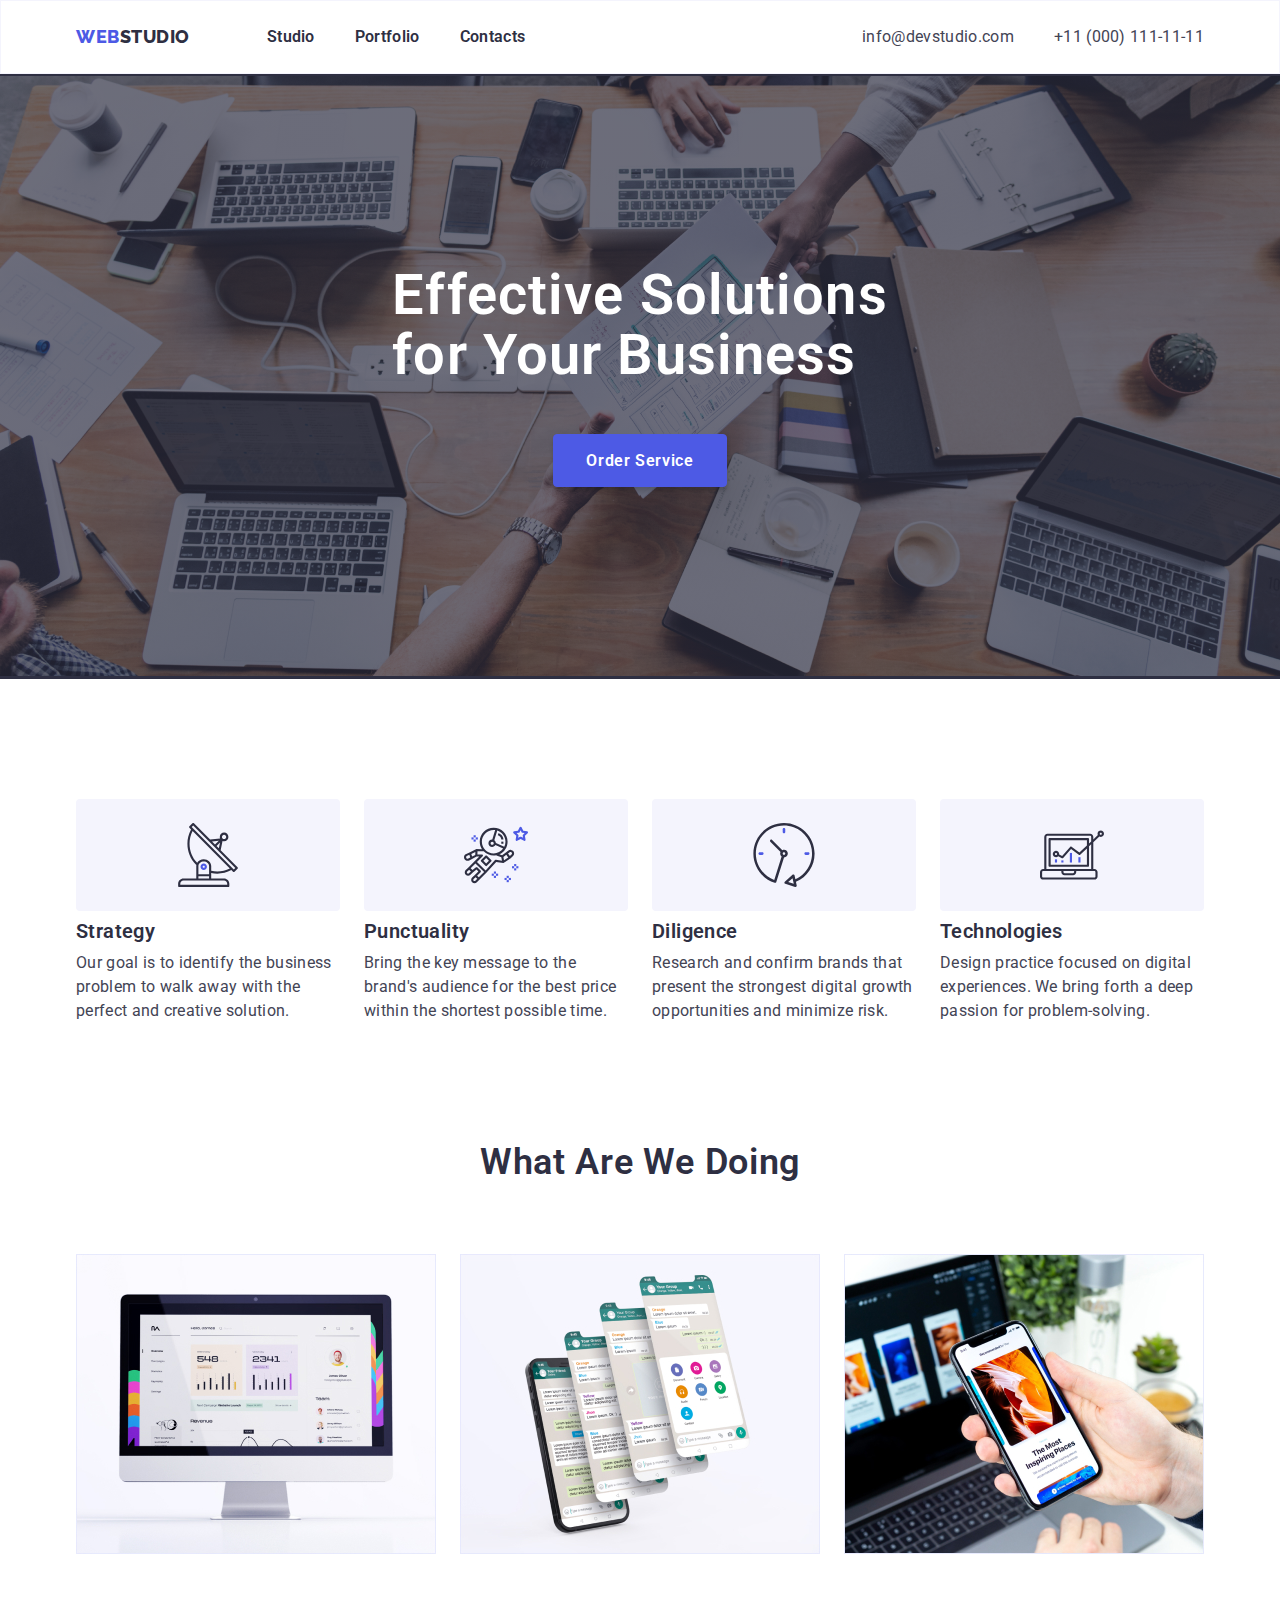
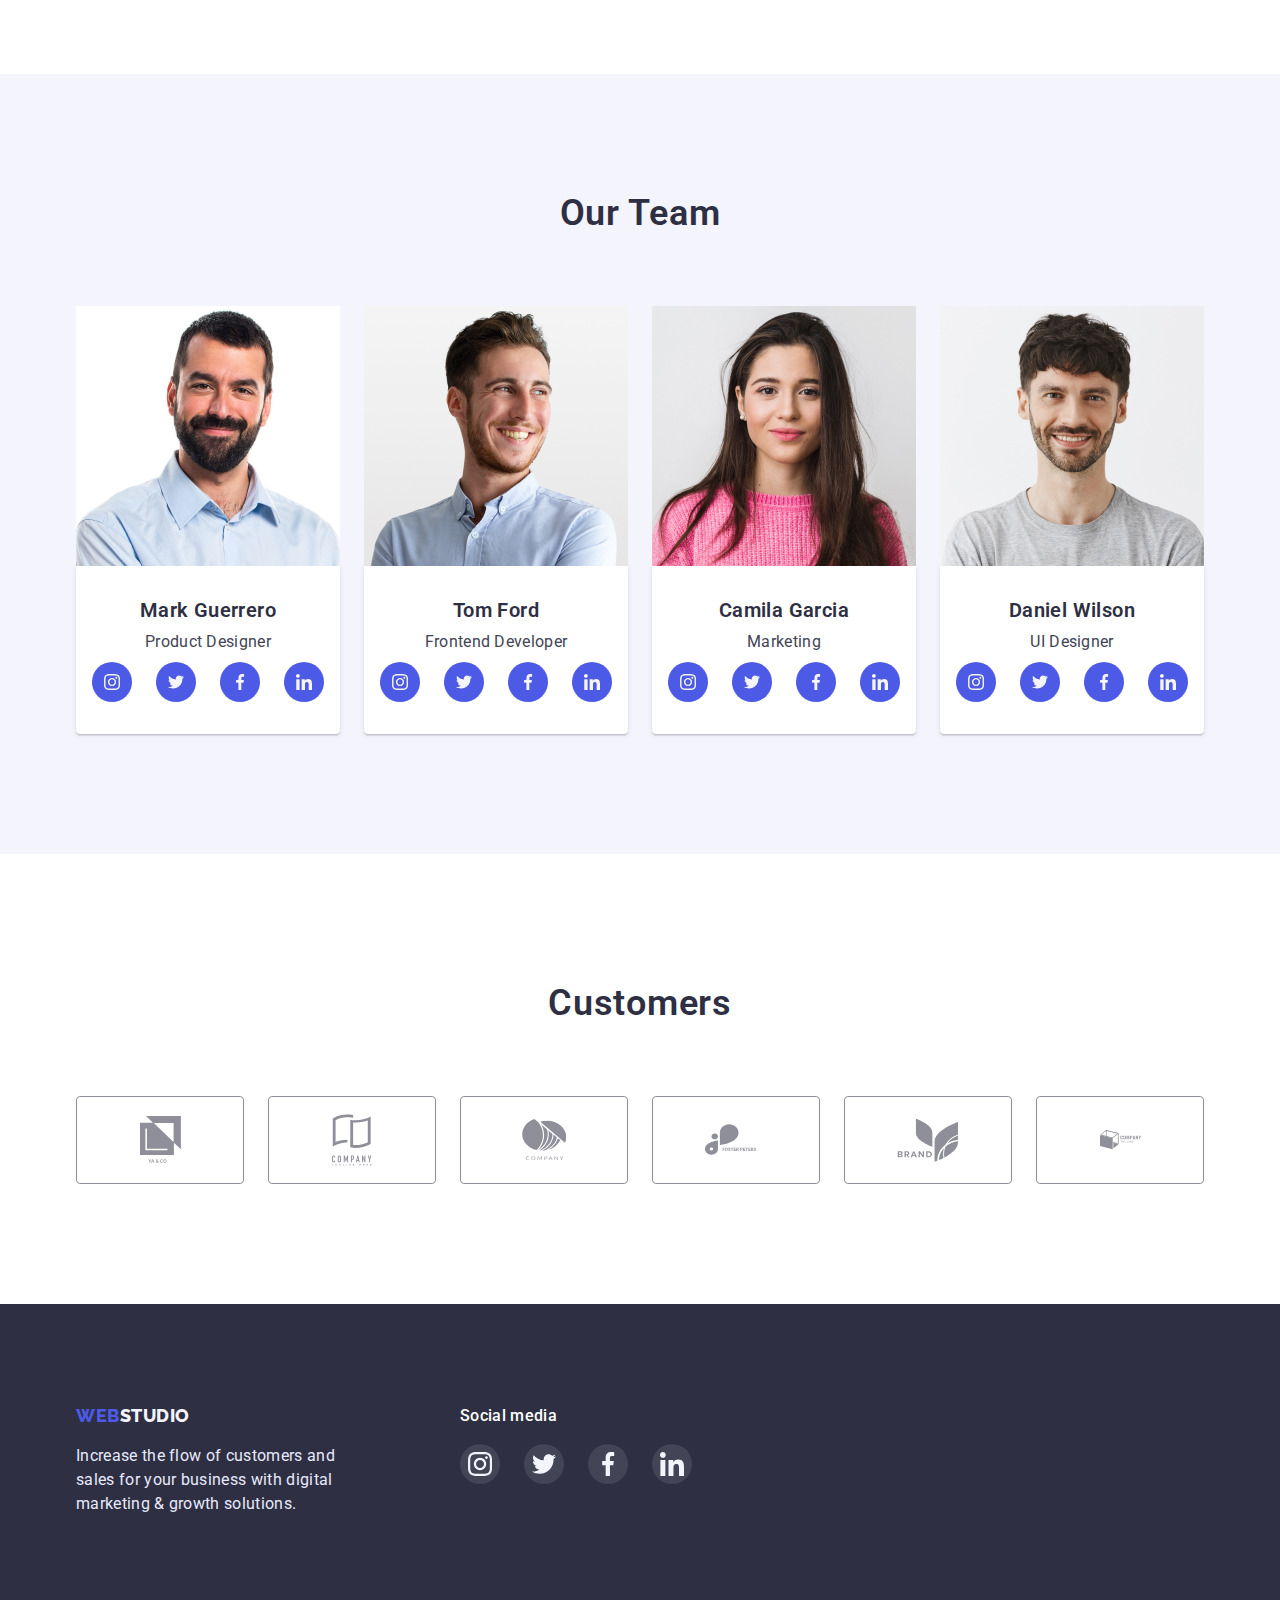
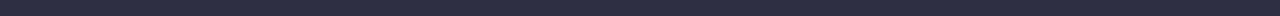
<file: index.html>
<!DOCTYPE html>
<html lang="en">
<head>
    <meta charset="UTF-8">
    <meta http-equiv="X-UA-Compatible" content="IE=edge">
    <meta name="viewport" content="width=device-width, initial-scale=1.0">
    <title>WebStudio</title>
    <link rel="preconnect" href="https://fonts.googleapis.com">
    <link rel="preconnect" href="https://fonts.gstatic.com" crossorigin>
    <link href="https://fonts.googleapis.com/css2?family=Raleway:wght@800&family=Roboto:wght@400;700&display=swap" rel="stylesheet">
    <link rel="stylesheet" href="https://cdn.jsdelivr.net/npm/modern-normalize@1.1.0/modern-normalize.min.css">
    <link rel="stylesheet" href="./css/styles.css">
</head>
<body>
    <!-- Шапка сайта -->
    <header class="page-header">
        <div class="container page-header-container">
            <nav class="page-nav">
                <a class="logotype link" href="./index.html">WEB<span>STUDIO</span> </a>
                <!-- Навігація -->
                <ul class="menu list">
                    <li class="menu-item">
                        <a class="menu-link link title" href="">Studio</a></li>
                    <li class="menu-item">
                        <a class="menu-link link title" href="./portfolio.html">Portfolio</a></li>
                    <li class="menu-item">
                        <a class="menu-link link title" href="">Contacts</a></li>
                </ul>
            </nav>
        <!-- Контакти -->
            <ul class="menu-contact list">
                <li><a class="contact-mail link" href="mailto:info@devstudio.com">info@devstudio.com</a></li>
                <li><a class="contact-phone link" href="tel:+110001111111">+11 (000) 111-11-11</a></li>
            </ul>
        </div>       
    </header>
    <!-- Тіло сторінки -->
    <main class="page-main">
        <!-- Герой -->
        <section class="hero">
            <div class="hero-container container">
                <h1 class="title-hero title">Effective Solutions <br>for Your Business</h1>
                <button class="btn" type="button">Order Service</button>
            </div>
        </section>
        <!-- Властивості -->
        <section class="properties">
            <div class="properties-container ">
                    <h2 hidden>properties</h2>
                <ul class="page-properties-list list container">
                    <li>
                        <a href="" class="properties-icon">
                            <svg class="properties-svg">
                                <use href="./images/symbol-defs.svg#icon-antenna"></use>
                            </svg>
                        </a>
                        <div>
                            <h3 class="page-properties-title title">Strategy</h3>
                            <p class="page-properties-text text">Our goal is to identify the business
                    problem to walk away with the perfect and creative solution.</p>
                        </div>                     
                    </li>
                    <li>
                        <a href="" class="properties-icon">
                            <svg class="properties-svg">
                                <use href="./images/symbol-defs.svg#icon-astronaut"></use>
                            </svg>
                        </a>
                        <div>
                            <h3 class="page-properties-title title">Punctuality</h3>
                            <p class="page-properties-text text">Bring the key message to the brand's audience for the best price within the shortest possible time.</p>
                        </div>
                    </li>
                    <li>
                        <a href="" class="properties-icon">
                            <svg class="properties-svg">
                                <use href="./images/symbol-defs.svg#icon-clock"></use>
                            </svg>
                        </a>
                        <div>
                            <h3 class="page-properties-title title">Diligence</h3>
                            <p class="page-properties-text text">Research and confirm brands that present the strongest digital growth opportunities and minimize risk.</p>
                        </div>
                    </li>
                    <li>
                        <a href="" class="properties-icon">
                            <svg class="properties-svg">
                                <use href="./images/symbol-defs.svg#icon-diagram"></use>
                            </svg>
                        </a>
                        <div>
                            <h3 class="page-properties-title title">Technologies</h3>
                            <p class="page-properties-text text">Design practice focused on digital experiences. We bring forth a deep passion for problem-solving.</p>
                        </div>
                    </li>
                </ul>
            </div>
        </section>
        <!-- Продукт -->
        <section class="product">
            <div class="product-container container">
                <h2 class="product-title title">What are we doing</h2>
                <ul class="page-product-list list">
                    <li class="page-product-link link"><a href=""><img src="./images/monitor.jpg" alt="monitor" width="360" height="300"></a>
                    </li>
                    <li class="page-product-link link"><a href=""><img src="./images/mobile_screen.jpg" alt="mobile screen" width="360" height="300" ></a>
                    </li>
                    <li class="page-product-link link"><a href=""><img src="./images/phone_laptop.jpg" alt="phone_laptop" width="360" height="300"></a>
                    </li>
                </ul>
            </div>
            
        </section>
        <!-- Команда -->
        <section class="employees">
            <div class="employees-container container">
                    <h2 class="employees-title title">Our Team</h2>
                <ul class="page-employees-list list">
                    <li class="page-employees-link link"> 
                        <img src="./images/emplyees/mark_guerrero.jpg" alt="emplyees 1" width="264" height="260">
                        <div class="employees-title-text">
                            <h3 class="employees-name title">Mark Guerrero</h3>
                            <p class="employees-position text">Product Designer</p>
                            
                            <ul class="social-list list">
                                <li class="social-list-item">
                                    <a href="" class="social-list-link">
                                        <svg class="social-list-icon" width="16" height="16" >
                                            <use href="./images/symbol-defs.svg#icon-instagram"></use>
                                        </svg>
                                    </a>
                                </li>
                                <li class="social-list-item">
                                    <a href="" class="social-list-link">
                                        <svg class="social-list-icon" width="16" height="16" >
                                            <use href="./images/symbol-defs.svg#icon-twitter"></use>
                                        </svg>
                                    </a>
                                </li>
                                <li class="social-list-item">
                                    <a href="" class="social-list-link">
                                        <svg class="social-list-icon" width="16" height="16" >
                                            <use href="./images/symbol-defs.svg#icon-facebook"></use>
                                        </svg>
                                    </a>
                                </li>
                                <li class="social-list-item">
                                    <a href="" class="social-list-link">
                                        <svg class="social-list-icon" width="16" height="16" >
                                            <use href="./images/symbol-defs.svg#icon-linkedin"></use>
                                        </svg>
                                    </a>
                                </li>
                            </ul>
                        </div>
                    </li>
                    <li class="page-employees-link link">
                        <img src="./images/emplyees/tom_ford.jpg" alt="emplyees 2" width="264" height="260">
                        <div class="employees-title-text">
                            <h3 class="employees-name title">Tom Ford</h3>
                            <p class="employees-position text">Frontend Developer</p>
                            <ul class="social-list list">
                                <li class="social-list-item">
                                    <a href="" class="social-list-link">
                                        <svg class="social-list-icon" width="16" height="16" >
                                            <use href="./images/symbol-defs.svg#icon-instagram"></use>
                                        </svg>
                                    </a>
                                </li>
                                <li class="social-list-item">
                                    <a href="" class="social-list-link">
                                        <svg class="social-list-icon" width="16" height="16" >
                                            <use href="./images/symbol-defs.svg#icon-twitter"></use>
                                        </svg>
                                    </a>
                                </li>
                                <li class="social-list-item">
                                    <a href="" class="social-list-link">
                                        <svg class="social-list-icon" width="16" height="16" >
                                            <use href="./images/symbol-defs.svg#icon-facebook"></use>
                                        </svg>
                                    </a>
                                </li>
                                <li class="social-list-item">
                                    <a href="" class="social-list-link">
                                        <svg class="social-list-icon" width="16" height="16" >
                                            <use href="./images/symbol-defs.svg#icon-linkedin"></use>
                                        </svg>
                                    </a>
                                </li>
                            </ul>
                        </div>
                    </li>
                    <li class="page-employees-link link">
                        <img src="./images/emplyees/camila_garcia.jpg" alt="emplyees 3" width="264" height="260">
                        <div class="employees-title-text">
                            <h3 class="employees-name title">Camila Garcia</h3>
                            <p class="employees-position text">Marketing</p>
                            <ul class="social-list list">
                                <li class="social-list-item">
                                    <a href="" class="social-list-link">
                                        <svg class="social-list-icon" width="16" height="16" >
                                            <use href="./images/symbol-defs.svg#icon-instagram"></use>
                                        </svg>
                                    </a>
                                </li>
                                <li class="social-list-item">
                                    <a href="" class="social-list-link">
                                        <svg class="social-list-icon" width="16" height="16" >
                                            <use href="./images/symbol-defs.svg#icon-twitter"></use>
                                        </svg>
                                    </a>
                                </li>
                                <li class="social-list-item">
                                    <a href="" class="social-list-link">
                                        <svg class="social-list-icon" width="16" height="16" >
                                            <use href="./images/symbol-defs.svg#icon-facebook"></use>
                                        </svg>
                                    </a>
                                </li>
                                <li class="social-list-item">
                                    <a href="" class="social-list-link">
                                        <svg class="social-list-icon" width="16" height="16" >
                                            <use href="./images/symbol-defs.svg#icon-linkedin"></use>
                                        </svg>
                                    </a>
                                </li>
                            </ul>
                        </div>
                    </li>
                    <li class="page-employees-link link">
                        <img src="./images/emplyees/daniel_wilson.jpg" alt="emplyees 4" width="264" height="260">
                        <div class="employees-title-text">
                            <h3 class="employees-name title">Daniel Wilson</h3>
                            <p class="employees-position text">UI Designer</p>
                            <ul class="social-list list">
                                <li class="social-list-item">
                                    <a href="" class="social-list-link">
                                        <svg class="social-list-icon" width="16" height="16" >
                                            <use href="./images/symbol-defs.svg#icon-instagram"></use>
                                        </svg>
                                    </a>
                                </li>
                                <li class="social-list-item">
                                    <a href="" class="social-list-link">
                                        <svg class="social-list-icon" width="16" height="16" >
                                            <use href="./images/symbol-defs.svg#icon-twitter"></use>
                                        </svg>
                                    </a>
                                </li>
                                <li class="social-list-item">
                                    <a href="" class="social-list-link">
                                        <svg class="social-list-icon" width="16" height="16" >
                                            <use href="./images/symbol-defs.svg#icon-facebook"></use>
                                        </svg>
                                    </a>
                                </li>
                                <li class="social-list-item">
                                    <a href="" class="social-list-link">
                                        <svg class="social-list-icon" width="16" height="16" >
                                            <use href="./images/symbol-defs.svg#icon-linkedin"></use>
                                        </svg>
                                    </a>
                                </li>
                            </ul>
                        </div>
                    </li>
                </ul>
            </div>
            
        </section>
        <!-- Клієнти -->
        <section class="customers">
            <div class="customers-container container">
                <h2 class="customer-title title">Customers</h2>
                <ul class="customers-list list">
                    <li class="customers-list-item">
                        <a href="" class="customers-list-link">
                            <svg class="customers-list-icon"  width="41" height="47">
                                <use href="./images/symbol-defs.svg#icon-group"></use>
                            </svg>
                        </a>
                    </li>
                    <li class="customers-list-item">
                        <a href="" class="customers-list-link">
                            <svg class="customers-list-icon"  width="40" height="52">
                                <use href="./images/symbol-defs.svg#icon-group-1"></use>
                            </svg>
                        </a>
                    </li>
                    <li class="customers-list-item">
                        <a href="" class="customers-list-link">
                            <svg class="customers-list-icon"  width="44" height="41">
                                <use href="./images/symbol-defs.svg#icon-group-2"></use>
                            </svg>
                        </a>
                    </li>
                    <li class="customers-list-item">
                        <a href="" class="customers-list-link">
                            <svg class="customers-list-icon"  width="63" height="45">
                                <use href="./images/symbol-defs.svg#icon-group-3"></use>
                            </svg>
                        </a>
                    </li>
                    <li class="customers-list-item">
                        <a href="" class="customers-list-link">
                            <svg class="customers-list-icon"  width="94" height="44">
                                <use href="./images/symbol-defs.svg#icon-group-4"></use>
                            </svg>
                        </a>
                    </li>
                    <li class="customers-list-item">
                        <a href="" class="customers-list-link">
                            <svg class="customers-list-icon"  width="41" height="47">
                                <use href="./images/symbol-defs.svg#icon-group-5"></use>
                            </svg>
                        </a>
                    </li>
                </ul>
            </div>
        </section>
    </main>
<!-- Футер -->
    <footer class="footer-page">
        <div class="footer-container container">
            <ul class="footer-page-list list">
                <li>
                    <a class="footer-logotype link" href="./index.html">WEB<span class="footer-span">STUDIO</span> </a>        
                    <p class="footer-text text">Increase the flow of customers and sales for your business with digital marketing & growth solutions.</p>
                </li> 
                <li class="fotter-social-list-item">
                    <h2 class="footer-social-title">Social media </h2>
                <ul class="footer-social-list list">
                    <li class="fotter-social-item">
                        <a href="" class="footer-social-list-link">
                            <svg class="footer-social-list-icon" width="24" height="24">
                                <use href="./images/symbol-defs.svg#icon-instagram"></use>
                            </svg>
                        </a>
                    </li>
                    <li class="fotter-social-item">
                        <a href="" class="footer-social-list-link">
                            <svg class="footer-social-list-icon" width="24" height="24">
                                <use href="./images/symbol-defs.svg#icon-twitter"></use>
                            </svg>
                        </a>
                    </li>
                    <li class="fotter-social-item">
                        <a href="" class="footer-social-list-link">
                            <svg class="footer-social-list-icon" width="24" height="24">
                                <use href="./images/symbol-defs.svg#icon-facebook"></use>
                            </svg>
                        </a>
                    </li>
                    <li class="fotter-social-item">
                        <a href="" class="footer-social-list-link">
                            <svg class="footer-social-list-icon" width="24" height="24">
                                <use href="./images/symbol-defs.svg#icon-linkedin"></use>
                            </svg>
                        </a>
                    </li>
                </ul>
                </li>              
            </ul>
        </div>
    </footer>
</body>
</html>
</file>
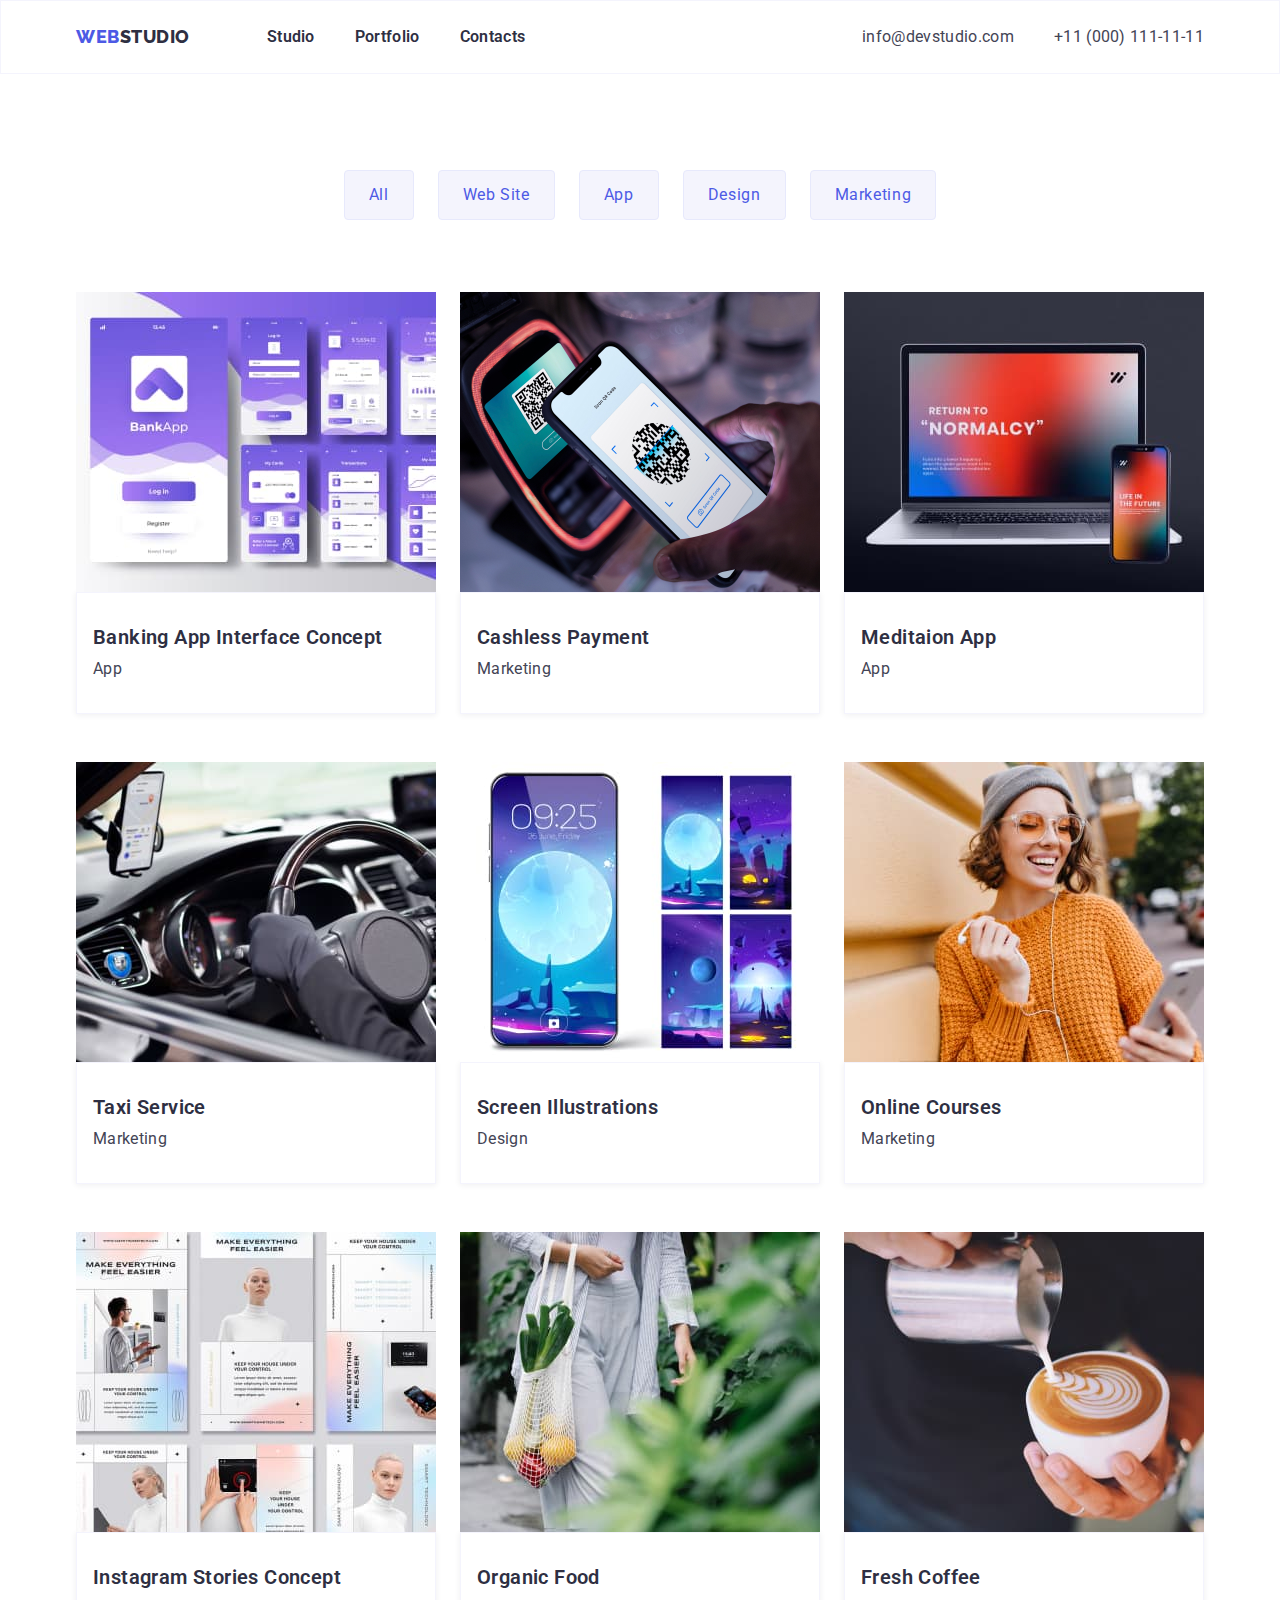
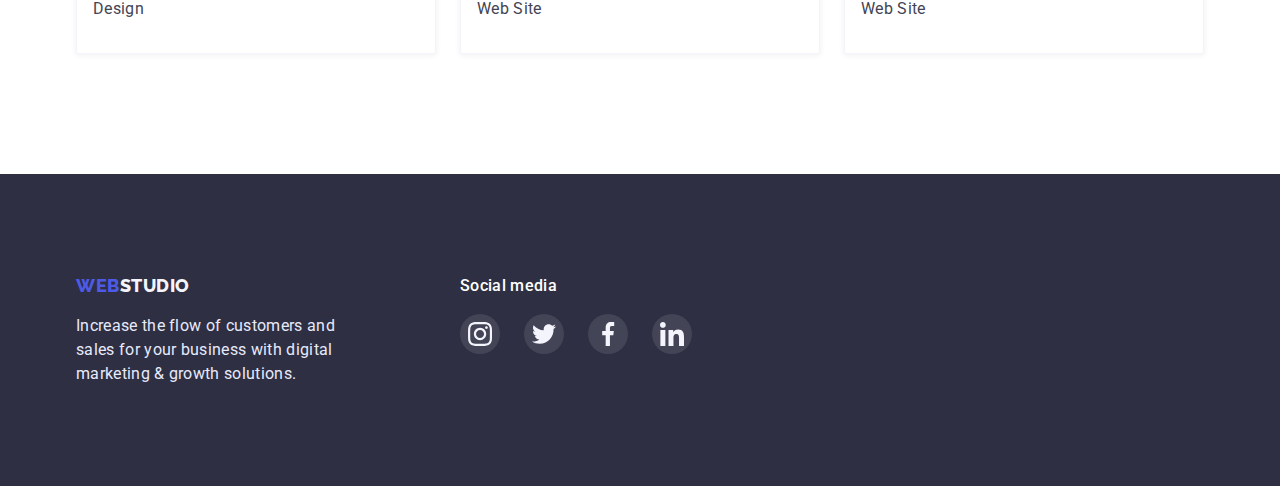
<file: portfolio.html>
<!DOCTYPE html>
<html lang="en">
<head>
    <meta charset="UTF-8">
    <meta http-equiv="X-UA-Compatible" content="IE=edge">
    <meta name="viewport" content="width=device-width, initial-scale=1.0">
    <title>Portfolio</title>
    <link rel="preconnect" href="https://fonts.googleapis.com">
    <link rel="preconnect" href="https://fonts.gstatic.com" crossorigin>
    <link href="https://fonts.googleapis.com/css2?family=Raleway:wght@800&family=Roboto:wght@400;700&display=swap" rel="stylesheet">
    <link rel="stylesheet" href="https://cdn.jsdelivr.net/npm/modern-normalize@1.1.0/modern-normalize.min.css">
    <link rel="stylesheet" href="./css/styles.css">
</head>
<body>
    <!-- Шапка портфоліо -->
    <header class="page-header">
        <div class="container page-header-container">
            <nav class="page-nav">
                <a class="logotype link" href="./index.html">WEB<span>STUDIO</span> </a>
                <!-- Навігація -->
                <ul class="menu list">
                    <li class="menu-item">
                        <a class="menu-link link title" href="">Studio</a></li>
                    <li class="menu-item">
                        <a class="menu-link link title" href="./portfolio.html">Portfolio</a></li>
                    <li class="menu-item">
                        <a class="menu-link link title" href="">Contacts</a></li>
                </ul>
            </nav>
        <!-- Контакти -->
            <ul class="menu-contact list">
                <li><a class="contact-mail link" href="mailto:info@devstudio.com">info@devstudio.com</a></li>
                <li><a class="contact-phone link" href="tel:+110001111111">+11 (000) 111-11-11</a></li>
            </ul>
        </div>       
    </header>
    <!-- Тіло сторінки портфоліо -->
    <main>
        <!-- Кнопки -->
        <section class="menu-btn">
            <div class="filters-container container">            <h1 hidden>Filters</h1>
                <ul class="filters-btn-list list">
                    <li class="filters-btn-link title"><button class="btn-filters" type="button">All</button></li>
                    <li class="filters-btn-link title"><button class="btn-filters" type="button">Web Site</button></li>
                    <li class="filters-btn-link title"><button class="btn-filters" type="button">App</button></li>
                    <li class="filters-btn-link title"><button class="btn-filters" type="button">Design</button></li>
                    <li class="filters-btn-link title"><button class="btn-filters" type="button">Marketing</button></li>
                </ul>
            
            <!-- Картки -->
            
                    <h2 hidden>Applications</h2>
                <ul class="portfolio-list list">
                    <li class="card-link">
                        <a href=""><img class="card-img" src="./images/2-page/section1/img1.jpg" 
                            alt="BankApp">
                        </a>
                        <div class="title-text">
                            <h3 class="page-title title card-title">Banking App Interface Concept</h3>
                            <p class="page-text text card-text">App</p>
                        </div>
                    </li>
                    <li class="card-link">
                        <a href=""><img class="card-img" src="./images/2-page/section1/img2.jpg" 
                            alt="14 Stylish and User-Friendly App Design Concepts">
                        </a>
                        <div class="title-text">
                            <h3 class="page-title title card-title">Cashless Payment</h3>
                            <p class="page-text text card-text">Marketing</p>
                        </div>
                    </li>
                    <li class="card-link">
                        <a href=""><img class="card-img" src="./images/2-page/section1/img3.jpg" 
                            alt="laptop">
                        </a>
                        <div class="title-text">
                            <h3 class="page-title title card-title">Meditaion App</h3>
                            <p class="page-text text card-text">App</p>
                        </div>
                    </li>     
                    <li class="card-link">
                        <a href=""><img class="card-img" src="./images/2-page/section2/img1.jpg" 
                            alt="hands hold the steering wheel">
                        </a>
                        <div class="title-text">
                            <h3 class="page-title title card-title">Taxi Service</h3>
                            <p class="page-text text card-text">Marketing</p>
                        </div>
                    </li>
                    <li class="card-link">
                        <a href=""><img class="card-img" src="./images/2-page/section2/img2.jpg" 
                            alt="Screen Illustrations">
                        </a>
                       <div class="title-text">
                            <h3 class="page-title title card-title">Screen Illustrations</h3>
                            <p class="page-text text card-text">Design</p>
                       </div>
                    </li>
                    <li class="card-link">
                        <a href=""><img class="card-img" src="./images/2-page/section2/img3.jpg" 
                            alt="a girl in glasses">
                        </a>
                        <div class="title-text">
                            <h3 class="page-title title card-title">Online Courses</h3>
                            <p class="page-text text card-text">Marketing</p>
                        </div>
                    </li>
                    <li class="card-link">
                        <a href=""><img class="card-img" src="./images/2-page/section3/img1.jpg" 
                            alt="Stories">
                        </a>
                        <div class="title-text">
                            <h3 class="page-title title card-title">Instagram Stories Concept</h3>
                            <p class="page-text text card-text">Design</p>
                        </div>
                    </li>
                    <li class="card-link">
                        <a href=""><img class="card-img" src="./images/2-page/section3/img2.jpg" 
                            alt="a bag of fruit">
                        </a>
                        <div class="title-text">
                            <h3 class="page-title title card-title">Organic Food</h3>
                            <p class="page-text text card-text">Web Site</p>
                        </div>
                    </li>
                   <li class="card-link">
                        <a href=""><img class="card-img" src="./images/2-page/section3/img3.jpg" 
                            alt="Fresh Coffee">
                        </a>
                        <div class="title-text">
                            <h3 class="page-title title card-title">Fresh Coffee</h3>
                            <p class="page-text text card-text">Web Site</p>
                        </div>
                    </li>
                </ul>
            </div>
            
        </section>

    </main>
    <footer class="footer-page">
        <div class="footer-container container">
            <ul class="footer-page-list list">
                <li>
                    <a class="footer-logotype link" href="./index.html">WEB<span class="footer-span">STUDIO</span> </a>        
                    <p class="footer-text text">Increase the flow of customers and sales for your business with digital marketing & growth solutions.</p>
                </li> 
                <li class="fotter-social-list-item">
                    <h2 class="footer-social-title">Social media </h2>
                <ul class="footer-social-list list">
                    <li class="fotter-social-item">
                        <a href="" class="footer-social-list-link">
                            <svg class="footer-social-list-icon" width="24" height="24">
                                <use href="./images/symbol-defs.svg#icon-instagram"></use>
                            </svg>
                        </a>
                    </li>
                    <li class="fotter-social-item">
                        <a href="" class="footer-social-list-link">
                            <svg class="footer-social-list-icon" width="24" height="24">
                                <use href="./images/symbol-defs.svg#icon-twitter"></use>
                            </svg>
                        </a>
                    </li>
                    <li class="fotter-social-item">
                        <a href="" class="footer-social-list-link">
                            <svg class="footer-social-list-icon" width="24" height="24">
                                <use href="./images/symbol-defs.svg#icon-facebook"></use>
                            </svg>
                        </a>
                    </li>
                    <li class="fotter-social-item">
                        <a href="" class="footer-social-list-link">
                            <svg class="footer-social-list-icon" width="24" height="24">
                                <use href="./images/symbol-defs.svg#icon-linkedin"></use>
                            </svg>
                        </a>
                    </li>
                </ul>
                </li>              
            </ul>
        </div>
    </footer>
</body>
</html>
</file>
<file: css/styles.css>
/* <<<<< Скидання >>>>> */
h1,
h2,
h3,
h4,
h5,
h6,
p {
    margin-top: 0;
    margin-bottom: 0;
}
ol,
ul {
    margin-top: 0;
    margin-bottom: 0;
    padding-left: 0;
}
img {
    display: block;
}
.list {
    list-style: none;
}
.link {
    text-decoration: none;
}
/* <<<<< /Скидання >>>>> */

:root {
    --accent-color: orangered;
    --primary-font: 'Roboto', sans-serif;
    --secondary-font: 'Raleway', sans-serif;

}
body {
    font-family: var(--primary-font);
    background: #FFFFFF;
}
.container {
    width: 1158px;
    margin-left: auto;
    margin-right: auto;
    padding-left: 15px;
    padding-right: 15px;
}

/* <<<<< Шапка сайта >>>>> */
.page-header {
    background: #FFFFFF; 
    border: 0.5px solid #F4F4FD;
    padding-top: 24px;
    padding-bottom: 24px; 
     
}
.page-header-container {
    display: flex;
    background: #FFFFFF; 
}
.page-nav {
    display: flex;
    align-items: center;
}
.logotype {
    margin-right: 77px;
    font-family: var(--secondary-font);
    font-weight: 800;
    font-size: 18px;
    line-height: 1.33;
    letter-spacing: 0.03em;
    text-transform: uppercase;
    color: #4D5AE5;
}
span {
    font-family: var(--secondary-font);
    font-weight: 800;
    font-size: 18px;
    line-height: 1.33;
    letter-spacing: 0.03em;
    text-transform: uppercase;
    color: #2E2F42;
}
.menu {
    display: flex;
    align-items: center;
    font-weight: 600;
    font-size: 16px;
    line-height: 1.5;
    letter-spacing: 0.02em;
    color: #2E2F42;
}
.menu-item:not(:last-child) {
    margin-right: 40px;
}
.menu-link {
    font-weight: 600;
    color: #2E2F42
} 
.menu-link:hover,
.menu-link:focus {
    color: var(--accent-color);
}
.menu-contact  {
    margin-left: auto;
    display: flex;
    align-items: center;
    font-weight: 400;
    font-size: 16px;
    line-height: 1.5;
    letter-spacing: 0.02em;   
}
.contact-mail {
    margin-right: 40px;
}
.contact-mail,
.contact-phone {
    color: #434455;
}

.contact-mail:hover,
.contact-mail:focus {
    color:var(--accent-color);
}
.contact-phone:hover,
.contact-phone:focus {
    color: var(--accent-color);
}
/* <<<<< /Шапка сайта >>>>> */

/* <<<<< Компоненти >>>>> */
.title {
    font-weight: 600;
    color: #2E2F42;
}
.text {
    font-weight: 400;
    font-size: 16px;
    line-height: 1.5;
    color: #434455;
    letter-spacing: 0.02em;
}
.page-title {
    font-size: 20px;
    line-height: 1.2;
    letter-spacing: 0.02em;
}
/* <<<<< /Компоненти >>>>> */

/* <<<<< Тіло сторінки >>>>> */

/* <<<<< Герой >>>>> */
.hero {
    padding-top: 192px;
    padding-bottom: 192px;
    background-color: #2E2F42;
    background-image: linear-gradient(rgba(46, 47, 66, 0.7), rgba(46, 47, 66, 0.7)), url('../images/2-page/backround/people-office.jpg');
    background-size: 1440px 600px;
    background-repeat: no-repeat;
    background-position: center center; 
    
    
}
.hero-container {
    display: flex;
    flex-direction: column;
    align-items: center;     
}
.title-hero {
    display: flex;
    margin-bottom: 48px; 
    font-size: 56px;
    line-height: 1.07;
    letter-spacing: 0.02em;
    color: #FFFFFF;
}
.btn {
    display: flex;  
    padding-top: 16px;
    padding-bottom: 16px;
    padding-left: 32px;
    padding-right: 32px;
    font-weight: 600;
    font-size: 16px;
    line-height: 1.19;
    letter-spacing: 0.04em;
    color: #FFFFFF;
    background: #4D5AE5;
    box-shadow: 0px 4px 4px rgba(0, 0, 0, 0.15);
    border-radius: 4px;
    cursor: pointer;
    border: 1px solid #4D5AE5
}
.btn:hover,
.btn:focus {
    background-color: var(--accent-color);
    
}
/* <<<<< /Герой >>>>> */

/* <<<<< Властивості >>>>> */
.properties {
    padding-top: 120px;
    padding-bottom: 120px;
}
.page-properties-list {
    display: flex;
    gap: 24px;
}
.properties-container {
    display: flex;
    flex-direction: column;
    align-items: center;
    
}
.page-properties-title {
    display: flex;
    flex-direction: column;
    margin-bottom: 8px;
    font-size: 20px;
    line-height: 1.2;
    letter-spacing: 0.02em;
    color: #2E2F42;
    
}
.properties-svg {
    width: 64px;
    height: 64px;
    

}
.properties-icon {
    display: flex;
    justify-content: center;
    align-items: center;
    width: 264px;
    height: 112px;
    background: #F4F4FD;
    border-radius: 4px;
    margin-bottom: 8px;
}

/* <<<<< /Властивості >>>>> */

/* <<<<< Продукт >>>>> */
.product {
    padding-bottom: 120px;
}
.page-product-list {
    display: flex;
    justify-content: center;
    gap: 24px;
}

.product-title {  
    margin-bottom: 72px;
    font-weight: 600;
    font-size: 36px;
    line-height: 1.1;
    text-align: center;
    letter-spacing: 0.02em;
    text-transform: capitalize;
    color: #2E2F42;
}
/* <<<<< /Продукт >>>>> */

/* <<<<< Команда >>>>> */
.employees {    
    padding-top: 120px;
    padding-bottom: 120px;
    background: #F4F4FD;
}

.page-employees-list {
    display: flex;  
    justify-content: center;
    gap: 24px;

}
.employees-title-text {
    padding-top: 32px;
    padding-bottom: 32px;
    background: #FFFFFF;
    box-shadow: 0px 1px 6px rgba(46, 47, 66, 0.08), 0px 1px 1px rgba(46, 47, 66, 0.16), 0px 2px 1px rgba(46, 47, 66, 0.08);
    border-radius: 0px 0px 4px 4px;
}

.employees-title {   
    margin-bottom: 72px; 
    font-size: 36px;
    line-height: 1.1;
    text-align: center;
    letter-spacing: 0.02em;
    text-transform: capitalize;
}
.employees-name {
    display: flex;
    justify-content: center;
    font-size: 20px;
    line-height: 1.2;
    letter-spacing: 0.02em;
}
.employees-position {
    display: flex;
    justify-content: center;
    margin-top: 8px;
}
.social-list {
    display: flex;
    justify-content: center;
    gap: 24px;
    margin-top: 8px;
}
.social-list-link {
    display: flex;
    justify-content: center;
    align-items: center;
    width: 40px;
    height: 40px;
    border-radius: 50%;
    background: #4D5AE5;
}

/* <<<<< /Команда >>>>> */

/* <<<<< Клієнти >>>>> */
.customers {
    padding-top: 130px;
    padding-bottom: 120px;
    
}
.customer-title {
    font-size: 36px;
    line-height: 1.1;
    text-align: center;
    letter-spacing: 0.02em;
    text-transform: capitalize;
    color: #2E2F42;
}
.customers-list {
    display: flex;
    justify-content: center;
    gap: 24px;
    margin-top: 72px;
}
.customers-list-link {
    display: flex;
    justify-content: center;
    align-items: center;
    width: 168px;
    height: 88px;
    border: 1px solid #8E8F99;
    border-radius: 4px;
}

/* <<<<< /Клієнти >>>>> */


/* <<<<< Футер >>>>> */
.footer-page {
    padding-top: 100px;
    padding-bottom: 100px;
    background-color: #2E2F42;   
}
.footer-container {
    display: flex;
    flex-direction: column;
    
    
}
.footer-logotype {
    display: flex;  
    font-family: var(--secondary-font);
    font-weight: 800;
    font-size: 18px;
    line-height: 1.33;
    letter-spacing: 0.03em;
    text-transform: uppercase;
    color: #4D5AE5;
}
.footer-span {
    color: #F4F4FD;}
    
.footer-text {
    display: flex;
    margin-top: 16px;
    width: 264px;
    color: #E7E9FC;
}
.footer-page-list {
    display: flex;
}
.footer-social-title {
    font-family: 'Roboto';
    font-style: normal;
    font-weight: 500;
    font-size: 16px;
    line-height: 1.5;
    letter-spacing: 0.02em;
    color: #FFFFFF;
    margin-bottom: 16px;
}
.footer-social-list {
    display: flex;
    justify-content: center;
    gap: 24px;
    margin-top: 8px;
}
.footer-social-list-link {
    display: flex;
    justify-content: center;
    align-items: center;
    width: 40px;
    height: 40px;
    border-radius: 50%;
    background: rgba(255, 255, 255, 0.1);
}
.fotter-social-list-item {
    margin-left: 120px;
    
    
}


/* <<<<< /Футер >>>>> */

/* <<<<< Шапка портфоліо >>>>> */
/* <<<<< /Шапка портфоліо >>>>> */

/* <<<<< Тіло сторінки портфоліо >>>>> */

/* <<<<< Кнопки >>>>> */
.menu-btn {
    display: flex;
    justify-content: center; 
    flex-direction: column;
    padding-top: 96px;
    padding-bottom: 120px;    
    background-color: #FFFFFF;      
}
.filters-btn-list {
    display: flex;
    justify-content: center; 
    margin-bottom: 72px;
    gap: 24px;
    font-size: 16px;
    line-height: 1.5;
    letter-spacing: 0.04em;
}

.btn-filters {
    display: flex;
    padding: 12px 24px;
    background: #F4F4FD;
    border: 1px solid #E7E9FC;
    border-radius: 4px;
    font-size: 16px;
    line-height: 24px;
    letter-spacing: 0.04em;
    color: #4D5AE5;
    cursor: pointer;

}
.btn-filters:hover,
.btn-filters:focus {
    background-color: #4D5AE5;
    color: #FFFFFF;
}
/* <<<<< /Кнопки >>>>> */

/* <<<<< Картки >>>>> */


.portfolio-list {
    display: flex;
    flex-wrap: wrap; 
    column-gap: 24px;
    row-gap: 48px;
       
}
.title-text{
    
    padding-left: 16px;
    padding-top: 32px;
    padding-bottom: 32px;
    background: #FFFFFF;
    border: 0.5px solid #F4F4FD;
    box-shadow: 0px 1px 6px rgba(46, 47, 66, 0.08);
}
 .card-text {
    margin-top: 8px;
}
.card-link {
    width: calc((100% - 48px) / 3);
}



/* <<<<< Картки >>>>> */

/* <<<<< /Картки >>>>> */

/* <<<<< /Тіло сторінки портфоліо >>>>> */
</file>
